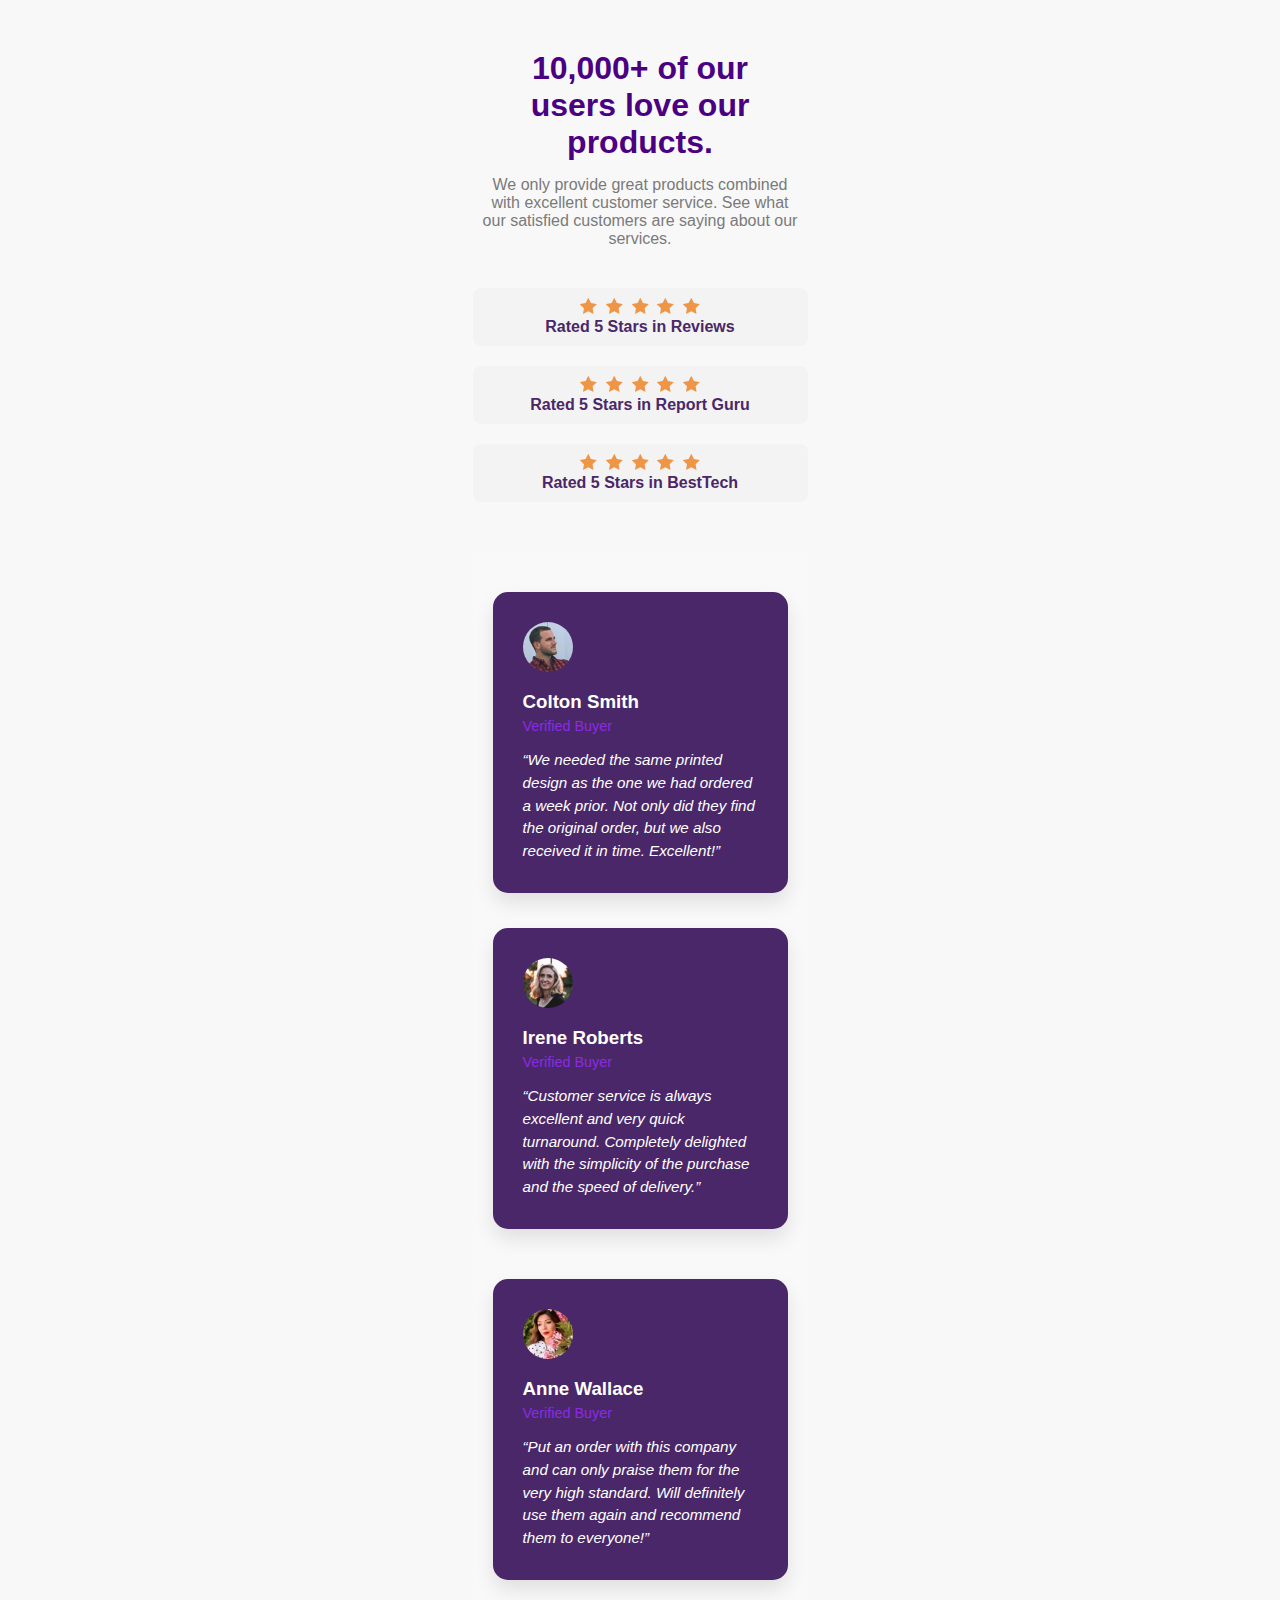
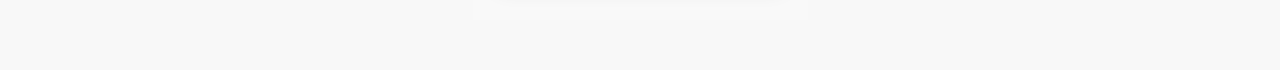
<file: dev challenge.mobile/index.html>
<!DOCTYPE html>
<html lang="en">
<head>
    <meta charset="UTF-8">
    <meta name="viewport" content="width=device-width, initial-scale=1.0">
    <title>Customer Testimonials</title>
    <link rel="stylesheet" href="styles.css">
</head>
<body>

    <section class="testimonials-section">
        <div class="container">
            <div class="text-ratings">
                <div class="text-content">
                    <h1>10,000+ of our<br> users love our products.</h1>
                    <p class="subheading">We only provide great products combined<br> with excellent customer service. See what<br> our satisfied customers are saying about our services.</p>
                </div>
                <div class="ratings">
                    <div class="rating01">
                        <div class="rating"><svg width="17" height="16" xmlns="http://www.w3.org/2000/svg"><path d="M16.539 6.097a.297.297 0 00-.24-.202l-5.36-.779L8.542.26a.296.296 0 00-.53 0L5.613 5.117l-5.36.779a.297.297 0 00-.165.505l3.88 3.78-.917 5.34a.297.297 0 00.43.312l4.795-2.52 4.794 2.52a.296.296 0 00.43-.313l-.916-5.338L16.464 6.4c.08-.08.11-.197.075-.304z" fill="#EF9546" fill-rule="nonzero"/></svg>&nbsp;&nbsp;<svg width="17" height="16" xmlns="http://www.w3.org/2000/svg"><path d="M16.539 6.097a.297.297 0 00-.24-.202l-5.36-.779L8.542.26a.296.296 0 00-.53 0L5.613 5.117l-5.36.779a.297.297 0 00-.165.505l3.88 3.78-.917 5.34a.297.297 0 00.43.312l4.795-2.52 4.794 2.52a.296.296 0 00.43-.313l-.916-5.338L16.464 6.4c.08-.08.11-.197.075-.304z" fill="#EF9546" fill-rule="nonzero"/></svg>&nbsp;&nbsp;<svg width="17" height="16" xmlns="http://www.w3.org/2000/svg"><path d="M16.539 6.097a.297.297 0 00-.24-.202l-5.36-.779L8.542.26a.296.296 0 00-.53 0L5.613 5.117l-5.36.779a.297.297 0 00-.165.505l3.88 3.78-.917 5.34a.297.297 0 00.43.312l4.795-2.52 4.794 2.52a.296.296 0 00.43-.313l-.916-5.338L16.464 6.4c.08-.08.11-.197.075-.304z" fill="#EF9546" fill-rule="nonzero"/></svg>&nbsp;&nbsp;<svg width="17" height="16" xmlns="http://www.w3.org/2000/svg"><path d="M16.539 6.097a.297.297 0 00-.24-.202l-5.36-.779L8.542.26a.296.296 0 00-.53 0L5.613 5.117l-5.36.779a.297.297 0 00-.165.505l3.88 3.78-.917 5.34a.297.297 0 00.43.312l4.795-2.52 4.794 2.52a.296.296 0 00.43-.313l-.916-5.338L16.464 6.4c.08-.08.11-.197.075-.304z" fill="#EF9546" fill-rule="nonzero"/></svg>&nbsp;&nbsp;<svg width="17" height="16" xmlns="http://www.w3.org/2000/svg"><path d="M16.539 6.097a.297.297 0 00-.24-.202l-5.36-.779L8.542.26a.296.296 0 00-.53 0L5.613 5.117l-5.36.779a.297.297 0 00-.165.505l3.88 3.78-.917 5.34a.297.297 0 00.43.312l4.795-2.52 4.794 2.52a.296.296 0 00.43-.313l-.916-5.338L16.464 6.4c.08-.08.11-.197.075-.304z" fill="#EF9546" fill-rule="nonzero"/></svg><br>Rated 5 Stars in Reviews</div>
                    </div>
                    <div class="rating02">
                        <div class="rating"><svg width="17" height="16" xmlns="http://www.w3.org/2000/svg"><path d="M16.539 6.097a.297.297 0 00-.24-.202l-5.36-.779L8.542.26a.296.296 0 00-.53 0L5.613 5.117l-5.36.779a.297.297 0 00-.165.505l3.88 3.78-.917 5.34a.297.297 0 00.43.312l4.795-2.52 4.794 2.52a.296.296 0 00.43-.313l-.916-5.338L16.464 6.4c.08-.08.11-.197.075-.304z" fill="#EF9546" fill-rule="nonzero"/></svg>&nbsp;&nbsp;<svg width="17" height="16" xmlns="http://www.w3.org/2000/svg"><path d="M16.539 6.097a.297.297 0 00-.24-.202l-5.36-.779L8.542.26a.296.296 0 00-.53 0L5.613 5.117l-5.36.779a.297.297 0 00-.165.505l3.88 3.78-.917 5.34a.297.297 0 00.43.312l4.795-2.52 4.794 2.52a.296.296 0 00.43-.313l-.916-5.338L16.464 6.4c.08-.08.11-.197.075-.304z" fill="#EF9546" fill-rule="nonzero"/></svg>&nbsp;&nbsp;<svg width="17" height="16" xmlns="http://www.w3.org/2000/svg"><path d="M16.539 6.097a.297.297 0 00-.24-.202l-5.36-.779L8.542.26a.296.296 0 00-.53 0L5.613 5.117l-5.36.779a.297.297 0 00-.165.505l3.88 3.78-.917 5.34a.297.297 0 00.43.312l4.795-2.52 4.794 2.52a.296.296 0 00.43-.313l-.916-5.338L16.464 6.4c.08-.08.11-.197.075-.304z" fill="#EF9546" fill-rule="nonzero"/></svg>&nbsp;&nbsp;<svg width="17" height="16" xmlns="http://www.w3.org/2000/svg"><path d="M16.539 6.097a.297.297 0 00-.24-.202l-5.36-.779L8.542.26a.296.296 0 00-.53 0L5.613 5.117l-5.36.779a.297.297 0 00-.165.505l3.88 3.78-.917 5.34a.297.297 0 00.43.312l4.795-2.52 4.794 2.52a.296.296 0 00.43-.313l-.916-5.338L16.464 6.4c.08-.08.11-.197.075-.304z" fill="#EF9546" fill-rule="nonzero"/></svg>&nbsp;&nbsp;<svg width="17" height="16" xmlns="http://www.w3.org/2000/svg"><path d="M16.539 6.097a.297.297 0 00-.24-.202l-5.36-.779L8.542.26a.296.296 0 00-.53 0L5.613 5.117l-5.36.779a.297.297 0 00-.165.505l3.88 3.78-.917 5.34a.297.297 0 00.43.312l4.795-2.52 4.794 2.52a.296.296 0 00.43-.313l-.916-5.338L16.464 6.4c.08-.08.11-.197.075-.304z" fill="#EF9546" fill-rule="nonzero"/></svg><br>Rated 5 Stars in Report Guru</div>
                    </div>
                    <div class="rating03">
                        <div class="rating"><svg width="17" height="16" xmlns="http://www.w3.org/2000/svg"><path d="M16.539 6.097a.297.297 0 00-.24-.202l-5.36-.779L8.542.26a.296.296 0 00-.53 0L5.613 5.117l-5.36.779a.297.297 0 00-.165.505l3.88 3.78-.917 5.34a.297.297 0 00.43.312l4.795-2.52 4.794 2.52a.296.296 0 00.43-.313l-.916-5.338L16.464 6.4c.08-.08.11-.197.075-.304z" fill="#EF9546" fill-rule="nonzero"/></svg>&nbsp;&nbsp;<svg width="17" height="16" xmlns="http://www.w3.org/2000/svg"><path d="M16.539 6.097a.297.297 0 00-.24-.202l-5.36-.779L8.542.26a.296.296 0 00-.53 0L5.613 5.117l-5.36.779a.297.297 0 00-.165.505l3.88 3.78-.917 5.34a.297.297 0 00.43.312l4.795-2.52 4.794 2.52a.296.296 0 00.43-.313l-.916-5.338L16.464 6.4c.08-.08.11-.197.075-.304z" fill="#EF9546" fill-rule="nonzero"/></svg>&nbsp;&nbsp;<svg width="17" height="16" xmlns="http://www.w3.org/2000/svg"><path d="M16.539 6.097a.297.297 0 00-.24-.202l-5.36-.779L8.542.26a.296.296 0 00-.53 0L5.613 5.117l-5.36.779a.297.297 0 00-.165.505l3.88 3.78-.917 5.34a.297.297 0 00.43.312l4.795-2.52 4.794 2.52a.296.296 0 00.43-.313l-.916-5.338L16.464 6.4c.08-.08.11-.197.075-.304z" fill="#EF9546" fill-rule="nonzero"/></svg>&nbsp;&nbsp;<svg width="17" height="16" xmlns="http://www.w3.org/2000/svg"><path d="M16.539 6.097a.297.297 0 00-.24-.202l-5.36-.779L8.542.26a.296.296 0 00-.53 0L5.613 5.117l-5.36.779a.297.297 0 00-.165.505l3.88 3.78-.917 5.34a.297.297 0 00.43.312l4.795-2.52 4.794 2.52a.296.296 0 00.43-.313l-.916-5.338L16.464 6.4c.08-.08.11-.197.075-.304z" fill="#EF9546" fill-rule="nonzero"/></svg>&nbsp;&nbsp;<svg width="17" height="16" xmlns="http://www.w3.org/2000/svg"><path d="M16.539 6.097a.297.297 0 00-.24-.202l-5.36-.779L8.542.26a.296.296 0 00-.53 0L5.613 5.117l-5.36.779a.297.297 0 00-.165.505l3.88 3.78-.917 5.34a.297.297 0 00.43.312l4.795-2.52 4.794 2.52a.296.296 0 00.43-.313l-.916-5.338L16.464 6.4c.08-.08.11-.197.075-.304z" fill="#EF9546" fill-rule="nonzero"/></svg><br>Rated 5 Stars in BestTech</div>
                    </div>
                </div>
            </div>
                
            <div class="testimonials">
                <div class="test01">
                    <div class="testimonial">
                        <img src="image-colton.jpg" alt="Colton Smith">
                        <h3>Colton Smith</h3>
                        <p class="verified">Verified Buyer</p>
                        <blockquote>“We needed the same printed design as the one we had ordered a week prior. Not only did they find the original order, but we also received it in time. Excellent!”</blockquote>
                    </div>
                </div>
                <div class="test02">
                    <div class="testimonial">
                        <img src="image-irene.jpg" alt="Irene Roberts">
                        <h3>Irene Roberts</h3>
                        <p class="verified">Verified Buyer</p>
                        <blockquote>“Customer service is always excellent and very quick turnaround. Completely delighted with the simplicity of the purchase and the speed of delivery.”</blockquote>
                    </div>
                </div>
                <div class="test03">
                    <div class="testimonial">
                        <img src="image-anne.jpg" alt="Anne Wallace">
                        <h3>Anne Wallace</h3>
                        <p class="verified">Verified Buyer</p>
                        <blockquote>“Put an order with this company and can only praise them for the very high standard. Will definitely use them again and recommend them to everyone!”</blockquote>
                    </div>
                </div>
            </div>
        </div>
    </section>

</body>
</html>
</file>
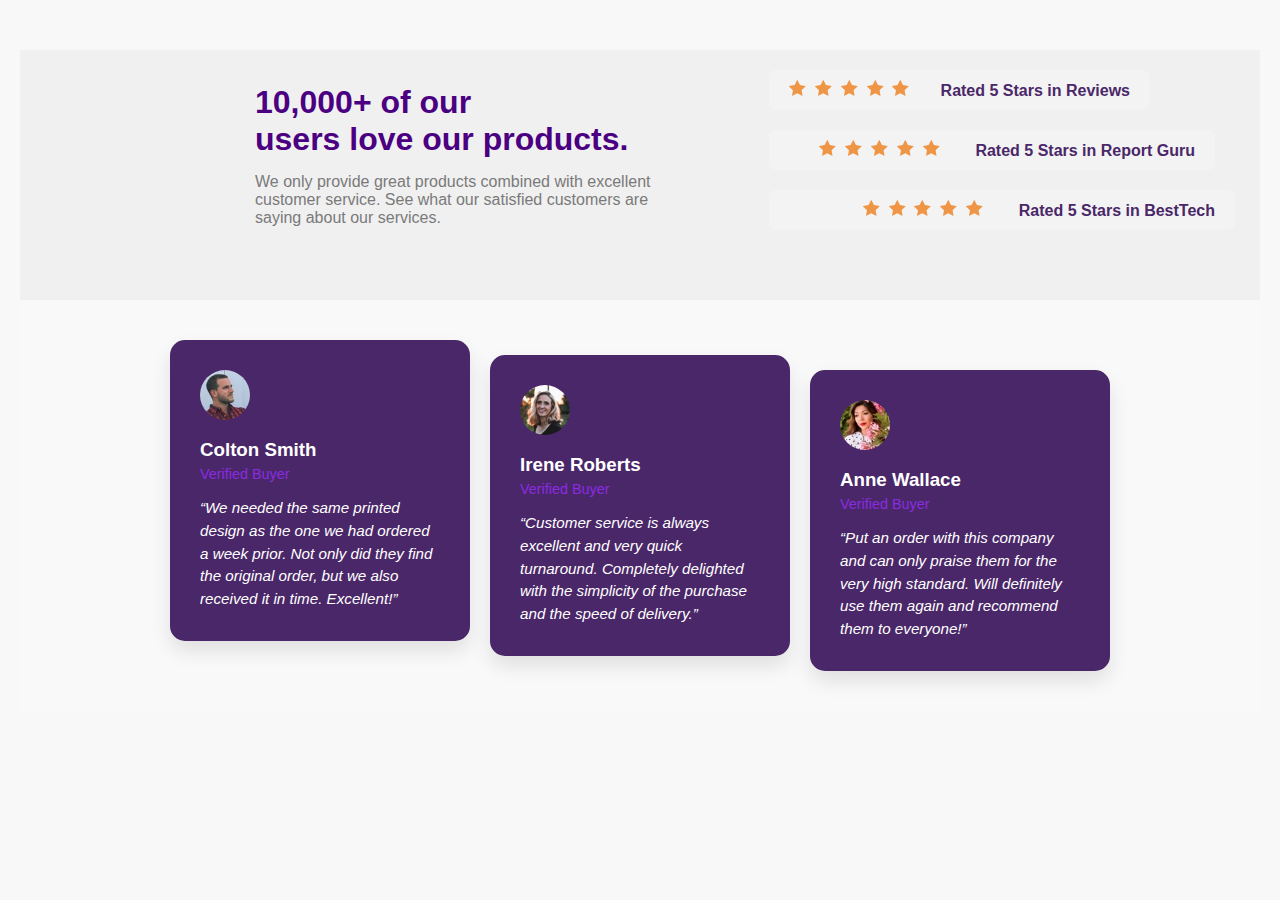
<file: dev challenge.desktop/index.html/index.html>
<!DOCTYPE html>
<html lang="en">
<head>
    <meta charset="UTF-8">
    <meta name="viewport" content="width=device-width, initial-scale=1.0">
    <title>Customer Testimonials</title>
    <link rel="stylesheet" href="styles.css">
</head>
<body>

    <section class="testimonials-section">
        <div class="container">
            <div class="text-ratings">
                <div class="text-content">
                    <h1>10,000+ of our<br> users love our products.</h1>
                    <p class="subheading">We only provide great products combined with excellent<br> customer service. See what our satisfied customers are<br> saying about our services.</p>
                </div>
                <div class="ratings">
                    <div class="rating01">
                        <div class="rating"><svg width="17" height="16" xmlns="http://www.w3.org/2000/svg"><path d="M16.539 6.097a.297.297 0 00-.24-.202l-5.36-.779L8.542.26a.296.296 0 00-.53 0L5.613 5.117l-5.36.779a.297.297 0 00-.165.505l3.88 3.78-.917 5.34a.297.297 0 00.43.312l4.795-2.52 4.794 2.52a.296.296 0 00.43-.313l-.916-5.338L16.464 6.4c.08-.08.11-.197.075-.304z" fill="#EF9546" fill-rule="nonzero"/></svg>&nbsp;&nbsp;<svg width="17" height="16" xmlns="http://www.w3.org/2000/svg"><path d="M16.539 6.097a.297.297 0 00-.24-.202l-5.36-.779L8.542.26a.296.296 0 00-.53 0L5.613 5.117l-5.36.779a.297.297 0 00-.165.505l3.88 3.78-.917 5.34a.297.297 0 00.43.312l4.795-2.52 4.794 2.52a.296.296 0 00.43-.313l-.916-5.338L16.464 6.4c.08-.08.11-.197.075-.304z" fill="#EF9546" fill-rule="nonzero"/></svg>&nbsp;&nbsp;<svg width="17" height="16" xmlns="http://www.w3.org/2000/svg"><path d="M16.539 6.097a.297.297 0 00-.24-.202l-5.36-.779L8.542.26a.296.296 0 00-.53 0L5.613 5.117l-5.36.779a.297.297 0 00-.165.505l3.88 3.78-.917 5.34a.297.297 0 00.43.312l4.795-2.52 4.794 2.52a.296.296 0 00.43-.313l-.916-5.338L16.464 6.4c.08-.08.11-.197.075-.304z" fill="#EF9546" fill-rule="nonzero"/></svg>&nbsp;&nbsp;<svg width="17" height="16" xmlns="http://www.w3.org/2000/svg"><path d="M16.539 6.097a.297.297 0 00-.24-.202l-5.36-.779L8.542.26a.296.296 0 00-.53 0L5.613 5.117l-5.36.779a.297.297 0 00-.165.505l3.88 3.78-.917 5.34a.297.297 0 00.43.312l4.795-2.52 4.794 2.52a.296.296 0 00.43-.313l-.916-5.338L16.464 6.4c.08-.08.11-.197.075-.304z" fill="#EF9546" fill-rule="nonzero"/></svg>&nbsp;&nbsp;<svg width="17" height="16" xmlns="http://www.w3.org/2000/svg"><path d="M16.539 6.097a.297.297 0 00-.24-.202l-5.36-.779L8.542.26a.296.296 0 00-.53 0L5.613 5.117l-5.36.779a.297.297 0 00-.165.505l3.88 3.78-.917 5.34a.297.297 0 00.43.312l4.795-2.52 4.794 2.52a.296.296 0 00.43-.313l-.916-5.338L16.464 6.4c.08-.08.11-.197.075-.304z" fill="#EF9546" fill-rule="nonzero"/></svg>&nbsp;&nbsp;&nbsp;&nbsp;&nbsp;&nbsp;&nbsp;Rated 5 Stars in Reviews</div>
                    </div>
                    <div class="rating02">
                        <div class="rating"><svg width="17" height="16" xmlns="http://www.w3.org/2000/svg"><path d="M16.539 6.097a.297.297 0 00-.24-.202l-5.36-.779L8.542.26a.296.296 0 00-.53 0L5.613 5.117l-5.36.779a.297.297 0 00-.165.505l3.88 3.78-.917 5.34a.297.297 0 00.43.312l4.795-2.52 4.794 2.52a.296.296 0 00.43-.313l-.916-5.338L16.464 6.4c.08-.08.11-.197.075-.304z" fill="#EF9546" fill-rule="nonzero"/></svg>&nbsp;&nbsp;<svg width="17" height="16" xmlns="http://www.w3.org/2000/svg"><path d="M16.539 6.097a.297.297 0 00-.24-.202l-5.36-.779L8.542.26a.296.296 0 00-.53 0L5.613 5.117l-5.36.779a.297.297 0 00-.165.505l3.88 3.78-.917 5.34a.297.297 0 00.43.312l4.795-2.52 4.794 2.52a.296.296 0 00.43-.313l-.916-5.338L16.464 6.4c.08-.08.11-.197.075-.304z" fill="#EF9546" fill-rule="nonzero"/></svg>&nbsp;&nbsp;<svg width="17" height="16" xmlns="http://www.w3.org/2000/svg"><path d="M16.539 6.097a.297.297 0 00-.24-.202l-5.36-.779L8.542.26a.296.296 0 00-.53 0L5.613 5.117l-5.36.779a.297.297 0 00-.165.505l3.88 3.78-.917 5.34a.297.297 0 00.43.312l4.795-2.52 4.794 2.52a.296.296 0 00.43-.313l-.916-5.338L16.464 6.4c.08-.08.11-.197.075-.304z" fill="#EF9546" fill-rule="nonzero"/></svg>&nbsp;&nbsp;<svg width="17" height="16" xmlns="http://www.w3.org/2000/svg"><path d="M16.539 6.097a.297.297 0 00-.24-.202l-5.36-.779L8.542.26a.296.296 0 00-.53 0L5.613 5.117l-5.36.779a.297.297 0 00-.165.505l3.88 3.78-.917 5.34a.297.297 0 00.43.312l4.795-2.52 4.794 2.52a.296.296 0 00.43-.313l-.916-5.338L16.464 6.4c.08-.08.11-.197.075-.304z" fill="#EF9546" fill-rule="nonzero"/></svg>&nbsp;&nbsp;<svg width="17" height="16" xmlns="http://www.w3.org/2000/svg"><path d="M16.539 6.097a.297.297 0 00-.24-.202l-5.36-.779L8.542.26a.296.296 0 00-.53 0L5.613 5.117l-5.36.779a.297.297 0 00-.165.505l3.88 3.78-.917 5.34a.297.297 0 00.43.312l4.795-2.52 4.794 2.52a.296.296 0 00.43-.313l-.916-5.338L16.464 6.4c.08-.08.11-.197.075-.304z" fill="#EF9546" fill-rule="nonzero"/></svg>&nbsp;&nbsp;&nbsp;&nbsp;&nbsp;&nbsp;&nbsp; Rated 5 Stars in Report Guru</div>
                    </div>
                    <div class="rating03">
                        <div class="rating"><svg width="17" height="16" xmlns="http://www.w3.org/2000/svg"><path d="M16.539 6.097a.297.297 0 00-.24-.202l-5.36-.779L8.542.26a.296.296 0 00-.53 0L5.613 5.117l-5.36.779a.297.297 0 00-.165.505l3.88 3.78-.917 5.34a.297.297 0 00.43.312l4.795-2.52 4.794 2.52a.296.296 0 00.43-.313l-.916-5.338L16.464 6.4c.08-.08.11-.197.075-.304z" fill="#EF9546" fill-rule="nonzero"/></svg>&nbsp;&nbsp;<svg width="17" height="16" xmlns="http://www.w3.org/2000/svg"><path d="M16.539 6.097a.297.297 0 00-.24-.202l-5.36-.779L8.542.26a.296.296 0 00-.53 0L5.613 5.117l-5.36.779a.297.297 0 00-.165.505l3.88 3.78-.917 5.34a.297.297 0 00.43.312l4.795-2.52 4.794 2.52a.296.296 0 00.43-.313l-.916-5.338L16.464 6.4c.08-.08.11-.197.075-.304z" fill="#EF9546" fill-rule="nonzero"/></svg>&nbsp;&nbsp;<svg width="17" height="16" xmlns="http://www.w3.org/2000/svg"><path d="M16.539 6.097a.297.297 0 00-.24-.202l-5.36-.779L8.542.26a.296.296 0 00-.53 0L5.613 5.117l-5.36.779a.297.297 0 00-.165.505l3.88 3.78-.917 5.34a.297.297 0 00.43.312l4.795-2.52 4.794 2.52a.296.296 0 00.43-.313l-.916-5.338L16.464 6.4c.08-.08.11-.197.075-.304z" fill="#EF9546" fill-rule="nonzero"/></svg>&nbsp;&nbsp;<svg width="17" height="16" xmlns="http://www.w3.org/2000/svg"><path d="M16.539 6.097a.297.297 0 00-.24-.202l-5.36-.779L8.542.26a.296.296 0 00-.53 0L5.613 5.117l-5.36.779a.297.297 0 00-.165.505l3.88 3.78-.917 5.34a.297.297 0 00.43.312l4.795-2.52 4.794 2.52a.296.296 0 00.43-.313l-.916-5.338L16.464 6.4c.08-.08.11-.197.075-.304z" fill="#EF9546" fill-rule="nonzero"/></svg>&nbsp;&nbsp;<svg width="17" height="16" xmlns="http://www.w3.org/2000/svg"><path d="M16.539 6.097a.297.297 0 00-.24-.202l-5.36-.779L8.542.26a.296.296 0 00-.53 0L5.613 5.117l-5.36.779a.297.297 0 00-.165.505l3.88 3.78-.917 5.34a.297.297 0 00.43.312l4.795-2.52 4.794 2.52a.296.296 0 00.43-.313l-.916-5.338L16.464 6.4c.08-.08.11-.197.075-.304z" fill="#EF9546" fill-rule="nonzero"/></svg>&nbsp;&nbsp;&nbsp;&nbsp;&nbsp;&nbsp;&nbsp; Rated 5 Stars in BestTech</div>
                    </div>
                </div>
            </div>
                
            <div class="testimonials">
                <div class="test01">
                    <div class="testimonial">
                        <img src="image-colton.jpg" alt="Colton Smith">
                        <h3>Colton Smith</h3>
                        <p class="verified">Verified Buyer</p>
                        <blockquote>“We needed the same printed design as the one we had ordered a week prior. Not only did they find the original order, but we also received it in time. Excellent!”</blockquote>
                    </div>
                </div>
                <div class="test02">
                    <div class="testimonial">
                        <img src="image-irene.jpg" alt="Irene Roberts">
                        <h3>Irene Roberts</h3>
                        <p class="verified">Verified Buyer</p>
                        <blockquote>“Customer service is always excellent and very quick turnaround. Completely delighted with the simplicity of the purchase and the speed of delivery.”</blockquote>
                    </div>
                </div>
                <div class="test03">
                    <div class="testimonial">
                        <img src="image-anne.jpg" alt="Anne Wallace">
                        <h3>Anne Wallace</h3>
                        <p class="verified">Verified Buyer</p>
                        <blockquote>“Put an order with this company and can only praise them for the very high standard. Will definitely use them again and recommend them to everyone!”</blockquote>
                    </div>
                </div>
            </div>
        </div>
    </section>

</body>
</html>
</file>
<file: dev challenge.mobile/styles.css>
* {
    margin: 0;
    padding: 0;
    box-sizing: border-box;
}

body {
    font-family: 'Arial', sans-serif;
    background-color: #f8f8f8;
    color: #3d3d3d;
}

.container {
    flex: 1;
    max-width: 60%;
    max-width: 375px;
    margin: 50px auto;
    padding: 0 20px;
}

.text-content{
    text-align: center;
}

.text-content h1{
    font-size: 2rem;
    color: #4B0082;
    margin-bottom: 15px;
}

.text-content p{
    color: #7a7a7a;
    font-size: 1rem;
}

h1 {
    font-size: 2.5rem;
    color: #DC143C;
}


.subheading {
    font-size: 1.1rem;
    margin: 15px 0 40px;
    color: #6d6d6d;
}

.ratings {
    display: flex;
    justify-content: center;
    flex-direction: column;
    gap: 20px;
    margin-bottom: 50px;
}

.rating {
    background-color: #f3f3f3;
    border-radius: 8px;
    padding: 10px 20px;
    font-weight: bold;
    font-size: 1rem;
    color: #4a2768;
    text-align: center;
}

.testimonials {
    background-color: #f9f9f9;
    padding: 40px 20px;
    display: flex;
    justify-content: center;
    gap: 20px;
    flex-wrap: wrap;
}

.testimonial {
    background-color: #4a2768;
    color: #fff;
    padding: 30px;
    border-radius: 15px;
    max-width: 300px;
    text-align: left;
    box-shadow: 0 10px 20px rgba(0, 0, 0, 0.1);
}

.testimonial img {
    width: 50px;
    height: 50px;
    border-radius: 50%;
    object-fit: cover;
    margin-bottom: 15px;
}

h3 {
    margin-bottom: 5px;
}

.verified {
    font-size: 0.9rem;
    color: #8A2BE2;
    margin-bottom: 15px;
}

blockquote {
    font-style: italic;
    font-size: 0.95rem;
    line-height: 1.5;
}


.test02{
    padding-top: 15px;
}

.test03{
    padding-top: 30px;
}
</file>
<file: dev challenge.desktop/index.html/styles.css>
* {
    margin: 0;
    padding: 0;
    box-sizing: border-box;
}

body {
    font-family: 'Arial', sans-serif;
    background-color: #f8f8f8;
    color: #3d3d3d;
}

.container {
    flex: 1;
    max-width: 60%;
    max-width: 1440px;
    margin: 50px auto;
    padding: 0 20px;
}

.text-content{
    padding-left: 215px;
}

.text-content h1{
    font-size: 2rem;
    color: #4B0082;
    margin-bottom: 15px;
    text-align: left;
}

.text-content p{
    color: #7a7a7a;
    font-size: 1rem;
    text-align: left;
}

h1 {
    font-size: 2.5rem;
    color: #DC143C;
}


.subheading {
    font-size: 1.1rem;
    margin: 15px 0 40px;
    color: #6d6d6d;
}

.ratings {
    display: flex;
    justify-content: center;
    flex-direction: column;
    gap: 20px;
    margin-bottom: 50px;
}

.text-ratings{
    display: flex;
    flex-direction: row;
    justify-content: space-between;
    align-items: center;
    padding: 20px;
    background-color: #f0f0f0;
}


.rating {
    background-color: #f3f3f3;
    border-radius: 8px;
    padding: 10px 20px;
    font-weight: bold;
    font-size: 1rem;
    color: #4a2768;
    text-align: right;
}

.testimonials {
    background-color: #f9f9f9;
    padding: 40px 20px;
    display: flex;
    justify-content: center;
    gap: 20px;
    flex-wrap: wrap;
}

.testimonial {
    background-color: #4a2768;
    color: #fff;
    padding: 30px;
    border-radius: 15px;
    max-width: 300px;
    text-align: left;
    box-shadow: 0 10px 20px rgba(0, 0, 0, 0.1);
}

.testimonial img {
    width: 50px;
    height: 50px;
    border-radius: 50%;
    object-fit: cover;
    margin-bottom: 15px;
}

h3 {
    margin-bottom: 5px;
}

.verified {
    font-size: 0.9rem;
    color: #8A2BE2;
    margin-bottom: 15px;
}

blockquote {
    font-style: italic;
    font-size: 0.95rem;
    line-height: 1.5;
}

.rating01{
    padding-right: 90px;
}

.rating02{
    padding-right: 25px;
}

.rating03{
    padding-right: 5px;
}

.test02{
    padding-top: 15px;
}

.test03{
    padding-top: 30px;
}
</file>
